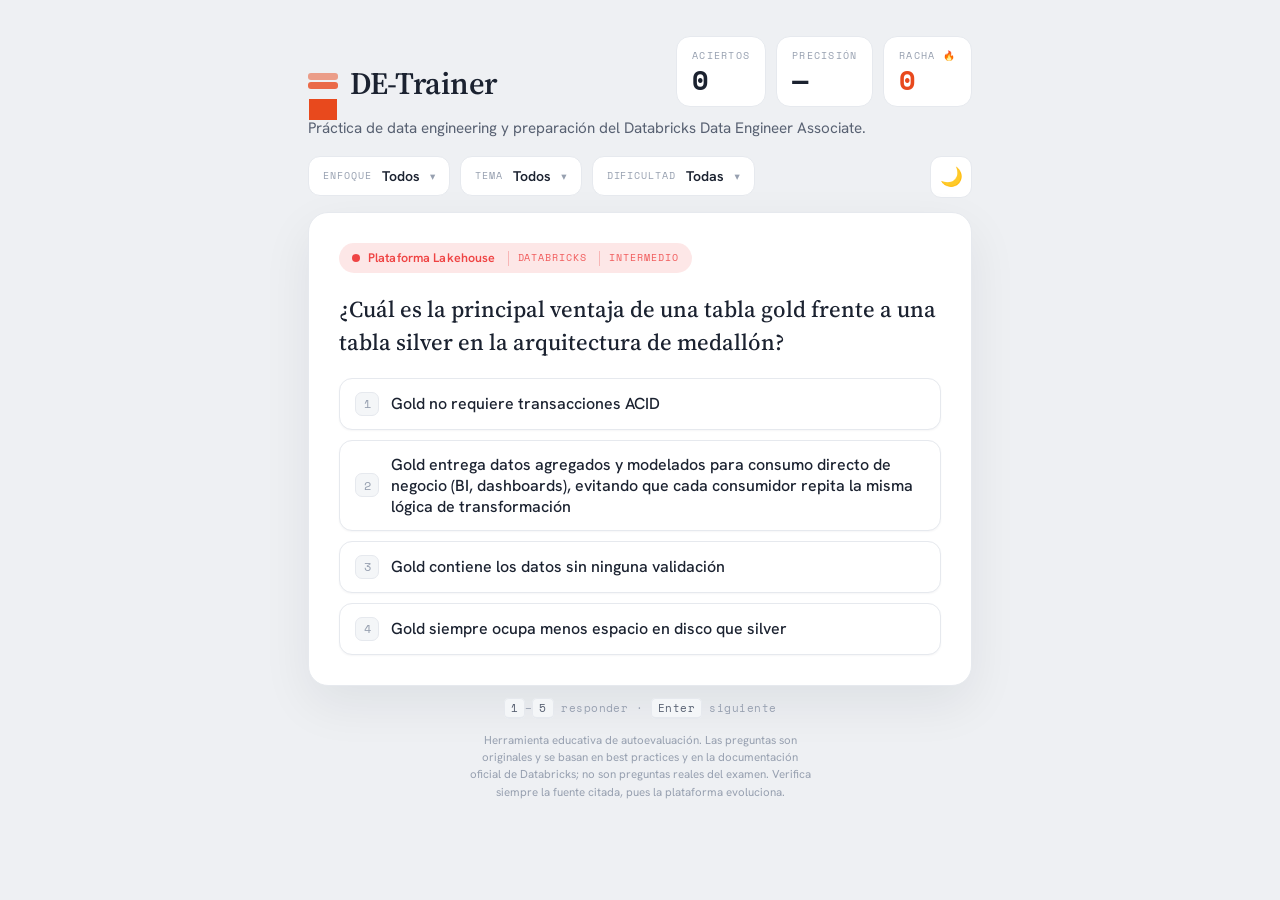
<file: index.html>
<!DOCTYPE html>
<html lang="es">
<head>
  <meta charset="UTF-8" />
  <meta name="viewport" content="width=device-width, initial-scale=1.0" />
  <title>DE-Trainer — Data Engineering & Databricks</title>
  <script>
    // Fija el tema antes de pintar (evita parpadeo): preferencia guardada o la del sistema.
    (function () {
      var t = localStorage.getItem("detrainer.theme");
      if (t !== "dark" && t !== "light") {
        t = window.matchMedia("(prefers-color-scheme: dark)").matches ? "dark" : "light";
      }
      document.documentElement.dataset.theme = t;
    })();
  </script>
  <link rel="stylesheet" href="css/styles.css" />
</head>
<body>
  <div class="app">
    <header class="topbar">
      <div class="brand">
        <span class="brand-mark" aria-hidden="true"></span>
        <span class="brand-name">DE-Trainer</span>
      </div>
      <div class="stats" id="stats">
        <div class="stat">
          <span class="stat-value" id="score">0</span>
          <span class="stat-label">Aciertos</span>
        </div>
        <div class="stat">
          <span class="stat-value" id="accuracy">—</span>
          <span class="stat-label">Precisión</span>
        </div>
        <div class="stat">
          <span class="stat-value" id="streak">0</span>
          <span class="stat-label">Racha 🔥</span>
        </div>
      </div>
    </header>

    <p class="tagline">Práctica de data engineering y preparación del Databricks Data Engineer Associate.</p>

    <div class="controls" id="controls">
      <!-- Dropdowns inyectados por JS (enfoque, tema y dificultad) -->
    </div>

    <main class="card" id="card">
      <div class="qbadge" id="qbadge" hidden></div>
      <div class="prompt" id="prompt"></div>
      <div class="options" id="options"></div>
      <div class="feedback" id="feedback" hidden></div>
    </main>

    <footer class="footer">
      <button class="primary" id="nextBtn" hidden>Siguiente <span aria-hidden="true">→</span></button>
      <p class="hint"><kbd>1</kbd>–<kbd>5</kbd> responder · <kbd>Enter</kbd> siguiente</p>
      <p class="disclaimer">
        Herramienta educativa de autoevaluación. Las preguntas son originales y se
        basan en best practices y en la documentación oficial de Databricks; no son
        preguntas reales del examen. Verifica siempre la fuente citada, pues la
        plataforma evoluciona.
      </p>
    </footer>
  </div>

  <!-- Banco de preguntas: 00-core define window.TOPICS e inicializa window.QUESTIONS;
       general.js y databricks.js añaden las preguntas según su enfoque (track). -->
  <script src="data/questions/00-core.js"></script>
  <script src="data/questions/general.js"></script>
  <script src="data/questions/databricks.js"></script>
  <script src="data/questions/10-fundamentals.js"></script>
  <script src="js/app.js"></script>
</body>
</html>
</file>
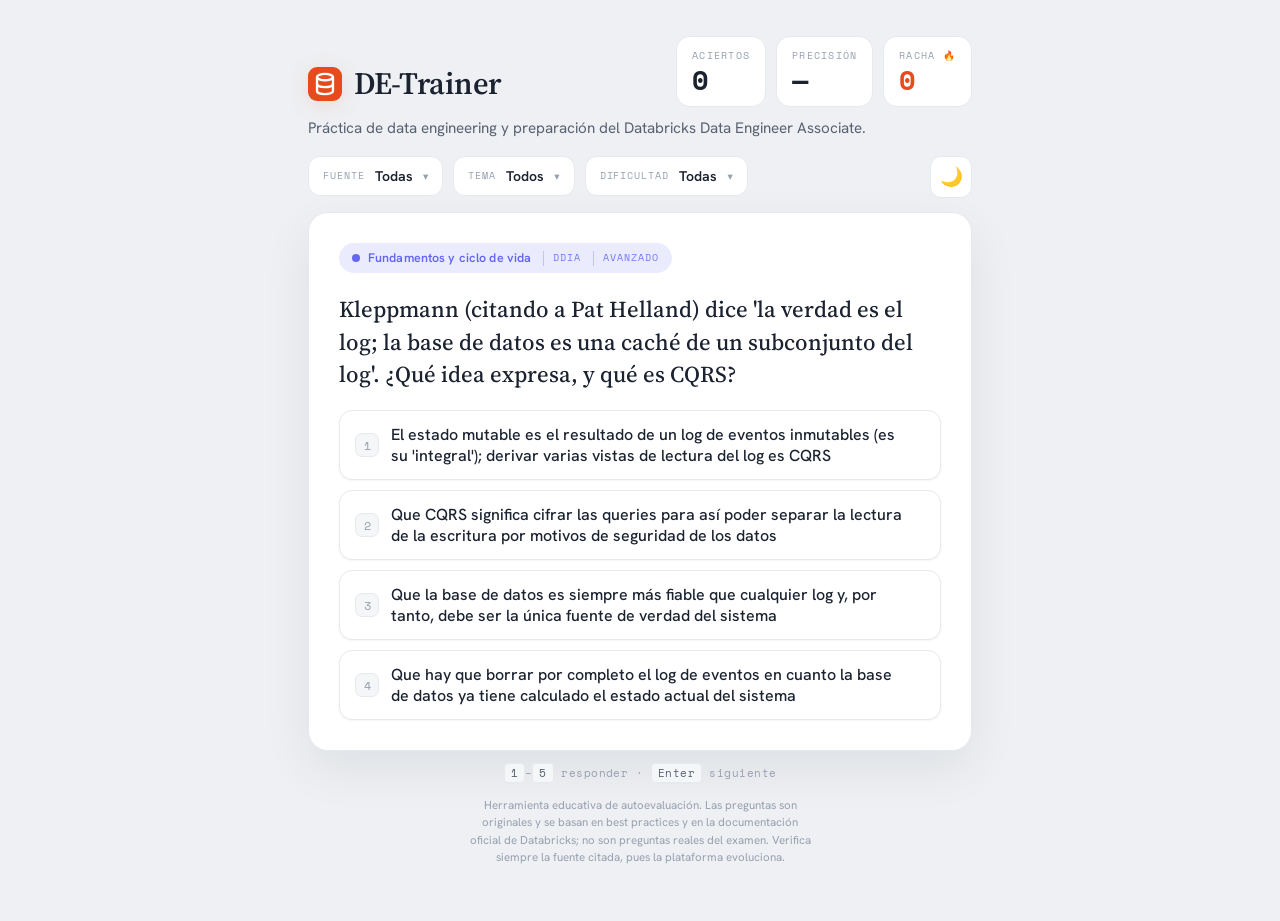
<file: web/index.html>
<!DOCTYPE html>
<html lang="es">
<head>
  <meta charset="UTF-8" />
  <meta name="viewport" content="width=device-width, initial-scale=1.0" />
  <title>DE-Trainer — Data Engineering & Databricks</title>
  <link rel="manifest" href="manifest.json" />
  <meta name="theme-color" content="#eef0f3" media="(prefers-color-scheme: light)" />
  <meta name="theme-color" content="#0f131a" media="(prefers-color-scheme: dark)" />
  <meta name="mobile-web-app-capable" content="yes" />
  <meta name="apple-mobile-web-app-capable" content="yes" />
  <meta name="apple-mobile-web-app-status-bar-style" content="black-translucent" />
  <meta name="apple-mobile-web-app-title" content="DE-Trainer" />
  <link rel="apple-touch-icon" href="icons/apple-touch-icon.png" />
  <script>
    // Fija el tema antes de pintar (evita parpadeo): preferencia guardada o la del sistema.
    (function () {
      var t = localStorage.getItem("detrainer.theme");
      if (t !== "dark" && t !== "light") {
        t = window.matchMedia("(prefers-color-scheme: dark)").matches ? "dark" : "light";
      }
      document.documentElement.dataset.theme = t;
    })();
  </script>
  <link rel="stylesheet" href="css/styles.css" />
</head>
<body>
  <div class="app">
    <header class="topbar">
      <div class="brand">
        <span class="brand-mark" aria-hidden="true">
          <svg viewBox="0 0 32 32" role="img">
            <rect x="0" y="0" width="32" height="32" rx="8.5" class="bm-tile" />
            <g fill="none" stroke="#fff" stroke-width="2.2" stroke-linecap="round" stroke-linejoin="round">
              <ellipse cx="16" cy="9.5" rx="7.5" ry="3" />
              <path d="M8.5 9.5 V22.5 C8.5 24.3 11.9 25.5 16 25.5 C20.1 25.5 23.5 24.3 23.5 22.5 V9.5" />
              <path d="M8.5 16 C8.5 17.8 11.9 19 16 19 C20.1 19 23.5 17.8 23.5 16" />
            </g>
          </svg>
        </span>
        <span class="brand-name">DE-Trainer</span>
      </div>
      <div class="stats" id="stats">
        <div class="stat">
          <span class="stat-value" id="score">0</span>
          <span class="stat-label">Aciertos</span>
        </div>
        <div class="stat">
          <span class="stat-value" id="accuracy">—</span>
          <span class="stat-label">Precisión</span>
        </div>
        <div class="stat">
          <span class="stat-value" id="streak">0</span>
          <span class="stat-label">Racha 🔥</span>
        </div>
      </div>
    </header>

    <p class="tagline">Práctica de data engineering y preparación del Databricks Data Engineer Associate.</p>

    <div class="controls" id="controls">
      <!-- Dropdowns inyectados por JS (fuente, tema y dificultad) -->
    </div>

    <main class="card" id="card">
      <div class="qbadge" id="qbadge" hidden></div>
      <div class="prompt" id="prompt"></div>
      <div class="options" id="options"></div>
      <div class="feedback" id="feedback" hidden></div>
    </main>

    <footer class="footer">
      <button class="primary" id="nextBtn" hidden>Siguiente <span aria-hidden="true">→</span></button>
      <p class="hint"><kbd>1</kbd>–<kbd>5</kbd> responder · <kbd>Enter</kbd> siguiente</p>
      <p class="disclaimer">
        Herramienta educativa de autoevaluación. Las preguntas son originales y se
        basan en best practices y en la documentación oficial de Databricks; no son
        preguntas reales del examen. Verifica siempre la fuente citada, pues la
        plataforma evoluciona.
      </p>
    </footer>
  </div>

  <!-- Banco de preguntas: 00-core define window.TOPICS e inicializa window.QUESTIONS;
       general.js y databricks.js añaden las preguntas según su enfoque (track). -->
  <script src="data/questions/00-core.js"></script>
  <script src="data/questions/general.js"></script>
  <script src="data/questions/databricks.js"></script>
  <script src="data/questions/10-fundamentals.js"></script>
  <script src="data/questions/11-ddia.js"></script>
  <script src="js/app.js"></script>

  <!-- PWA: registra el service worker para funcionar sin conexión -->
  <script>
    if ("serviceWorker" in navigator) {
      window.addEventListener("load", function () {
        navigator.serviceWorker.register("sw.js").catch(function () {});
      });
    }
  </script>
</body>
</html>
</file>
<file: css/styles.css>
@import url("https://fonts.googleapis.com/css2?family=Source+Serif+4:opsz,wght@8..60,400;8..60,500;8..60,600&family=Hanken+Grotesk:wght@400;500;600;700&family=Space+Mono:wght@400;700&display=swap");

/* ================================================================== *
 * DE-Trainer — tema "lava" (data / Databricks)
 * Lienzo frío · Source Serif 4 (enunciado) · Hanken Grotesk (UI)
 * Space Mono (etiquetas, cifras y código) · acento rojo-naranja
 * ================================================================== */

:root {
  --bg: #eef0f3;
  --surface: #ffffff;
  --surface-2: #ffffff;
  --surface-3: #f4f6f8;
  --border: #e6e9ee;
  --border-strong: #ccd2db;
  --border-soft: #eef1f5;

  --ink: #1b2230;
  --muted: #57617280;
  --muted: #586172;
  --faint: #97a0b0;

  --accent: #e8491d;
  --accent-strong: #c83a13;
  --accent-deep: #a83110;
  --accent-tint: rgba(232, 73, 29, 0.12);

  --correct: #1f9d6b;
  --correct-ink: #14724d;
  --correct-bg: rgba(31, 157, 107, 0.12);
  --wrong: #d65b4a;
  --wrong-ink: #a23b2d;
  --wrong-bg: rgba(214, 91, 74, 0.10);

  --shadow-card: 0 18px 50px rgba(20, 25, 40, 0.07);
  --shadow-pop: 0 16px 44px rgba(20, 25, 40, 0.16);

  --radius: 20px;
  --radius-sm: 13px;

  --font: "Hanken Grotesk", system-ui, -apple-system, sans-serif;
  --font-serif: "Source Serif 4", Georgia, serif;
  --font-mono: "Space Mono", ui-monospace, monospace;
}

/* ===================== Tema oscuro ===================== */
html[data-theme="dark"] {
  --bg: #0f131a;
  --surface: #171c25;
  --surface-2: #1c222d;
  --surface-3: #232a36;
  --border: #2b3340;
  --border-strong: #3b4452;
  --border-soft: #222a35;

  --ink: #e8edf4;
  --muted: #a7b1c0;
  --faint: #6f7889;

  --accent: #ff6b3d;
  --accent-strong: #ff855f;
  --accent-deep: #e8491d;
  --accent-tint: rgba(255, 107, 61, 0.16);

  --correct: #34d399;
  --correct-ink: #6ee7b7;
  --correct-bg: rgba(52, 211, 153, 0.16);
  --wrong: #fb7185;
  --wrong-ink: #fda4af;
  --wrong-bg: rgba(251, 113, 133, 0.16);

  --shadow-card: 0 18px 50px rgba(0, 0, 0, 0.55);
  --shadow-pop: 0 16px 44px rgba(0, 0, 0, 0.6);
}
html[data-theme="dark"] .primary { color: #1a0a04; }

.theme-toggle {
  margin-left: auto;
  flex: 0 0 auto;
  width: 42px;
  height: 42px;
  display: grid;
  place-items: center;
  background: var(--surface);
  border: 1px solid var(--border);
  border-radius: 11px;
  font-size: 1.15rem;
  line-height: 1;
  cursor: pointer;
}
.theme-toggle:hover { border-color: var(--accent); }

* { box-sizing: border-box; }
html { -webkit-text-size-adjust: 100%; }

body {
  margin: 0;
  font-family: var(--font);
  color: var(--ink);
  background: var(--bg);
  min-height: 100vh;
  line-height: 1.5;
  -webkit-font-smoothing: antialiased;
}

.app {
  width: min(700px, 100%);
  margin: 0 auto;
  padding: clamp(20px, 4vw, 36px) 18px 56px;
  display: flex;
  flex-direction: column;
  gap: 14px;
}

/* ---------------------------- topbar ---------------------------- */

.topbar {
  display: flex;
  align-items: flex-end;
  justify-content: space-between;
  gap: 16px;
  flex-wrap: wrap;
}

.brand {
  display: flex;
  align-items: center;
  gap: 12px;
  font-family: var(--font-serif);
  font-size: 1.95rem;
  font-weight: 600;
  letter-spacing: -0.01em;
  color: var(--ink);
}
/* glifo de marca: tres capas apiladas (bronze/silver/gold → data stack) */
.brand-mark {
  position: relative;
  width: 30px;
  height: 30px;
  flex: 0 0 auto;
}
.brand-mark::before,
.brand-mark::after {
  content: "";
  position: absolute;
  left: 0;
  right: 0;
  height: 7px;
  border-radius: 3px;
  background: var(--accent);
}
.brand-mark::before { top: 4px; opacity: 0.5; }
.brand-mark::after { top: 13px; opacity: 0.8; }
/* tercera capa con un box-shadow extra para la base */
.brand-mark { box-shadow: 0 22px 0 -1px var(--accent); }
.brand-name { color: var(--ink); }

.tagline {
  margin: -4px 0 2px;
  color: var(--muted);
  font-size: 0.95rem;
}

.stats { display: flex; gap: 10px; }
.stat {
  display: flex;
  flex-direction: column;
  align-items: flex-start;
  min-width: 78px;
  padding: 11px 15px;
  background: var(--surface);
  border: 1px solid var(--border);
  border-radius: 14px;
}
.stat-value {
  font-family: var(--font-mono);
  font-size: 1.7rem;
  font-weight: 700;
  color: var(--ink);
  line-height: 1.05;
  font-variant-numeric: tabular-nums;
  order: 2;
  margin-top: 4px;
}
.stat:last-child .stat-value { color: var(--accent); }
.stat-label {
  font-family: var(--font-mono);
  font-size: 0.6rem;
  text-transform: uppercase;
  letter-spacing: 0.13em;
  color: var(--faint);
  white-space: nowrap;
  order: 1;
}

/* --------------------------- controls --------------------------- */

.controls {
  display: flex;
  gap: 10px;
  flex-wrap: wrap;
  justify-content: flex-end;
}

.dropdown { position: relative; }

.dropdown-btn {
  display: inline-flex;
  align-items: center;
  gap: 10px;
  background: var(--surface);
  color: var(--ink);
  border: 1px solid var(--border);
  border-radius: 12px;
  padding: 10px 14px;
  font-family: inherit;
  cursor: pointer;
  transition: border-color 0.15s ease;
}
.dropdown-btn:hover { border-color: var(--border-strong); }
.dropdown.open .dropdown-btn { border-color: var(--accent); }
.dd-label {
  font-family: var(--font-mono);
  font-size: 0.62rem;
  letter-spacing: 0.1em;
  text-transform: uppercase;
  color: var(--faint);
}
.dd-value { font-size: 0.88rem; font-weight: 600; color: var(--ink); }
.dd-caret { color: var(--faint); font-size: 0.66rem; transition: transform 0.15s ease; }
.dropdown.open .dd-caret { transform: rotate(180deg); }

.dropdown-panel {
  position: absolute;
  top: calc(100% + 6px);
  right: 0;
  left: auto;
  z-index: 20;
  min-width: 250px;
  max-height: 60vh;
  overflow-y: auto;
  background: var(--surface);
  border: 1px solid var(--border);
  border-radius: 14px;
  box-shadow: var(--shadow-pop);
  padding: 8px;
  display: flex;
  flex-direction: column;
  gap: 1px;
  animation: pop 0.12s ease;
}
@keyframes pop { from { opacity: 0; transform: translateY(-6px); } to { opacity: 1; transform: none; } }

.dd-option {
  display: flex;
  align-items: center;
  gap: 11px;
  padding: 9px 10px;
  border-radius: 9px;
  font-size: 0.9rem;
  color: var(--ink);
  cursor: pointer;
  user-select: none;
}
.dd-option:hover { background: var(--surface-3); }
.dd-option input { accent-color: var(--accent); width: 16px; height: 16px; }
.dd-dot { width: 9px; height: 9px; border-radius: 50%; flex: 0 0 auto; }
.dd-divider { height: 1px; background: var(--border-soft); margin: 6px 4px; }
.dd-option.master { font-weight: 600; }

/* ----------------------------- card ----------------------------- */

.card {
  background: var(--surface);
  border: 1px solid var(--border);
  border-radius: var(--radius);
  box-shadow: var(--shadow-card);
  padding: clamp(22px, 4vw, 30px);
  min-height: 400px;
  display: flex;
  flex-direction: column;
  gap: 20px;
}

.qbadge {
  align-self: flex-start;
  display: inline-flex;
  align-items: center;
  gap: 8px;
  padding: 6px 13px;
  border-radius: 999px;
  font-size: 0.78rem;
  font-weight: 600;
  letter-spacing: 0.01em;
  color: var(--badge, var(--accent));
  background: color-mix(in srgb, var(--badge, var(--accent)) 13%, transparent);
  border: none;
  white-space: nowrap;
}
.qbadge .badge-icon {
  width: 8px;
  height: 8px;
  border-radius: 50%;
  background: var(--badge, var(--accent));
}
.qbadge .badge-diff,
.qbadge .badge-track {
  margin-left: 4px;
  padding-left: 9px;
  border-left: 1px solid color-mix(in srgb, var(--badge, var(--accent)) 35%, transparent);
  font-family: var(--font-mono);
  font-size: 0.62rem;
  font-weight: 400;
  text-transform: uppercase;
  letter-spacing: 0.1em;
  opacity: 0.85;
}

.prompt {
  font-family: var(--font-serif);
  font-size: clamp(1.2rem, 3.4vw, 1.42rem);
  font-weight: 500;
  text-align: left;
  line-height: 1.42;
  margin: 0;
  max-width: 56ch;
  text-wrap: pretty;
  color: var(--ink);
}
.prompt code, .opt-text code, .fb-explanation code {
  font-family: var(--font-mono);
  font-size: 0.86em;
  background: var(--surface-3);
  border: 1px solid var(--border);
  border-radius: 5px;
  padding: 1px 5px;
}
.prompt .highlight {
  color: var(--accent-deep);
  background: var(--accent-tint);
  font-weight: 600;
  padding: 1px 8px;
  border-radius: 6px;
}
.multi-hint {
  display: block;
  margin-top: 8px;
  font-size: 0.85rem;
  font-weight: 400;
  color: var(--muted);
  font-family: var(--font);
}

/* --------------------------- options ---------------------------- */

.options { display: flex; flex-direction: column; gap: 10px; margin-top: auto; }

.option {
  display: flex;
  align-items: center;
  gap: 12px;
  text-align: left;
  width: 100%;
  background: var(--surface);
  color: var(--ink);
  border: 1.5px solid var(--border);
  border-radius: var(--radius-sm);
  padding: 13px 15px;
  font-size: 1rem;
  font-weight: 500;
  font-family: inherit;
  cursor: pointer;
  box-shadow: 0 1px 2px rgba(20, 25, 40, 0.04);
  transition: transform 0.12s ease, background 0.12s ease, border-color 0.12s ease;
}
.option:hover:not(:disabled) { border-color: var(--accent); transform: translateY(-1px); }
.option:active:not(:disabled) { transform: translateY(0); }
.option:disabled { cursor: default; }

.option .key {
  flex: 0 0 24px;
  height: 24px;
  display: grid;
  place-items: center;
  font-family: var(--font-mono);
  font-size: 0.72rem;
  font-weight: 400;
  background: var(--surface-3);
  border: 1px solid var(--border);
  border-radius: 7px;
  color: var(--faint);
}
.option .opt-text { flex: 1 1 auto; }
.option .opt-mark { margin-left: auto; font-size: 1.05rem; font-weight: 700; opacity: 0; transition: opacity 0.15s ease; }

.option.correct { background: var(--correct-bg); border-color: var(--correct); color: var(--correct-ink); }
.option.correct .key { background: rgba(31, 157, 107, 0.18); color: var(--correct-ink); border-color: transparent; }
.option.correct .opt-mark { opacity: 1; color: var(--correct); }
.option.wrong { background: var(--wrong-bg); border-color: var(--wrong); color: var(--wrong-ink); }
.option.wrong .key { background: rgba(214, 91, 74, 0.16); color: var(--wrong-ink); border-color: transparent; }
.option.wrong .opt-mark { opacity: 1; color: var(--wrong); }
.option.dimmed { opacity: 0.5; }

/* multiselección */
.option.multi.selected { border-color: var(--accent); background: var(--accent-tint); }
.option.multi.selected .key { background: var(--accent); color: #fff; border-color: transparent; }

/* ---- formato: completar (texto) ---- */
.fill-wrap { margin-top: auto; }
.fill-input {
  width: 100%;
  font-family: var(--font-mono);
  font-size: 1.05rem;
  padding: 14px 16px;
  color: var(--ink);
  background: var(--surface);
  border: 1.5px solid var(--border-strong);
  border-radius: var(--radius-sm);
  outline: none;
  transition: border-color 0.12s ease;
}
.fill-input::placeholder { color: var(--faint); font-family: var(--font); }
.fill-input:focus { border-color: var(--accent); }
.fill-input.correct { border-color: var(--correct); background: var(--correct-bg); color: var(--correct-ink); }
.fill-input.wrong { border-color: var(--wrong); background: var(--wrong-bg); color: var(--wrong-ink); }

/* ---- formato: ordenar / secuenciar ---- */
.order { display: flex; flex-direction: column; gap: 14px; margin-top: auto; }
.order-seq {
  display: flex;
  flex-wrap: wrap;
  gap: 8px;
  min-height: 48px;
  padding: 10px;
  border: 1.5px dashed var(--border-strong);
  border-radius: var(--radius-sm);
  background: var(--surface-3);
  align-items: center;
}
.order-placeholder { color: var(--faint); font-size: 0.9rem; padding: 0 4px; }
.order-chip {
  display: inline-flex;
  align-items: center;
  gap: 8px;
  padding: 8px 12px;
  background: var(--surface);
  border: 1.5px solid var(--accent);
  border-radius: 10px;
  font-size: 0.92rem;
  font-weight: 500;
}
.order-chip.removable { cursor: pointer; }
.order-chip.removable:hover { background: var(--accent-tint); }
.order-chip .order-num {
  display: grid;
  place-items: center;
  width: 20px;
  height: 20px;
  border-radius: 50%;
  background: var(--accent);
  color: #fff;
  font-family: var(--font-mono);
  font-size: 0.7rem;
  font-weight: 700;
}
.order-chip.correct { border-color: var(--correct); background: var(--correct-bg); color: var(--correct-ink); }
.order-chip.correct .order-num { background: var(--correct); }
.order-chip.wrong { border-color: var(--wrong); background: var(--wrong-bg); color: var(--wrong-ink); }
.order-chip.wrong .order-num { background: var(--wrong); }

.order-pool { display: flex; flex-wrap: wrap; gap: 8px; }
.order-item {
  padding: 10px 14px;
  background: var(--surface);
  color: var(--ink);
  border: 1.5px solid var(--border);
  border-radius: 10px;
  font-family: inherit;
  font-size: 0.92rem;
  font-weight: 500;
  cursor: pointer;
  transition: transform 0.1s ease, border-color 0.12s ease;
}
.order-item:hover:not(:disabled) { border-color: var(--accent); transform: translateY(-1px); }
.order-item:disabled { opacity: 0.4; cursor: default; }
.order-reset {
  align-self: flex-start;
  background: none;
  border: none;
  color: var(--muted);
  font-family: var(--font-mono);
  font-size: 0.72rem;
  text-transform: uppercase;
  letter-spacing: 0.08em;
  cursor: pointer;
  padding: 0;
}
.order-reset:hover:not(:disabled) { color: var(--accent); }
.order-reset:disabled { opacity: 0.4; cursor: default; }

/* --------------------------- feedback --------------------------- */

.feedback {
  padding: 15px 17px;
  border-radius: 13px;
  border: 1px solid transparent;
}
.feedback.ok { background: var(--correct-bg); border-color: color-mix(in srgb, var(--correct) 30%, transparent); }
.feedback.bad { background: var(--wrong-bg); border-color: color-mix(in srgb, var(--wrong) 30%, transparent); }
.fb-headline {
  margin: 0 0 8px;
  font-weight: 700;
  font-size: 0.98rem;
}
.feedback.ok .fb-headline { color: var(--correct-ink); }
.feedback.bad .fb-headline { color: var(--wrong-ink); }
.fb-explanation {
  margin: 0;
  color: var(--ink);
  font-size: 0.95rem;
  line-height: 1.55;
}
.fb-reference {
  margin: 10px 0 0;
  display: flex;
  align-items: baseline;
  gap: 8px;
  flex-wrap: wrap;
  color: var(--muted);
  font-size: 0.82rem;
}
.fb-reference-tag {
  font-family: var(--font-mono);
  font-size: 0.58rem;
  letter-spacing: 0.12em;
  text-transform: uppercase;
  color: #fff;
  background: var(--accent);
  padding: 2px 7px;
  border-radius: 6px;
  white-space: nowrap;
}

/* ---------------------------- footer ---------------------------- */

.footer {
  display: flex;
  flex-direction: column;
  align-items: center;
  gap: 14px;
}
.primary {
  background: var(--accent);
  color: #ffffff;
  border: none;
  border-radius: 12px;
  padding: 13px 28px;
  font-size: 0.98rem;
  font-weight: 600;
  font-family: inherit;
  cursor: pointer;
  transition: background 0.15s ease, transform 0.07s ease;
}
.primary:hover { background: var(--accent-strong); }
.primary:active { transform: translateY(1px); }

.hint {
  color: var(--faint);
  font-family: var(--font-mono);
  font-size: 0.7rem;
  letter-spacing: 0.04em;
  margin: 0;
}
kbd {
  background: var(--surface-3);
  border: 1px solid var(--border);
  border-bottom-width: 2px;
  border-radius: 5px;
  padding: 1px 6px;
  font-size: 0.68rem;
  font-family: var(--font-mono);
  color: var(--muted);
}
.disclaimer {
  margin: 0;
  max-width: 58ch;
  text-align: center;
  color: var(--faint);
  font-size: 0.72rem;
  line-height: 1.5;
}

.error { margin: auto; color: var(--wrong-ink); text-align: center; font-weight: 600; }

[hidden] { display: none !important; }

.fade-in { animation: fade 0.28s cubic-bezier(0.2, 0.7, 0.2, 1); }
@keyframes fade { from { opacity: 0; transform: translateY(10px); } to { opacity: 1; transform: none; } }

@media (max-width: 540px) {
  .brand { flex: 1 1 100%; font-size: 1.7rem; }
  .stats { width: 100%; justify-content: space-between; gap: 8px; }
  .stat { flex: 1; min-width: 0; padding: 10px 10px; }
  .controls { width: 100%; justify-content: stretch; }
  .controls .dropdown { flex: 1; }
  .dropdown-btn { width: 100%; justify-content: space-between; }
  .dropdown-panel { left: 0; right: auto; }
}

@media (prefers-reduced-motion: reduce) {
  *, *::before, *::after { animation: none !important; transition: none !important; }
}
</file>
<file: web/css/styles.css>
@import url("https://fonts.googleapis.com/css2?family=Source+Serif+4:opsz,wght@8..60,400;8..60,500;8..60,600&family=Hanken+Grotesk:wght@400;500;600;700&family=Space+Mono:wght@400;700&display=swap");

/* ================================================================== *
 * DE-Trainer — tema "lava" (data / Databricks)
 * Lienzo frío · Source Serif 4 (enunciado) · Hanken Grotesk (UI)
 * Space Mono (etiquetas, cifras y código) · acento rojo-naranja
 * ================================================================== */

:root {
  --bg: #eef0f3;
  --surface: #ffffff;
  --surface-2: #ffffff;
  --surface-3: #f4f6f8;
  --border: #e6e9ee;
  --border-strong: #ccd2db;
  --border-soft: #eef1f5;

  --ink: #1b2230;
  --muted: #57617280;
  --muted: #586172;
  --faint: #97a0b0;

  --accent: #e8491d;
  --accent-strong: #c83a13;
  --accent-deep: #a83110;
  --accent-tint: rgba(232, 73, 29, 0.12);

  --correct: #1f9d6b;
  --correct-ink: #14724d;
  --correct-bg: rgba(31, 157, 107, 0.12);
  --wrong: #d65b4a;
  --wrong-ink: #a23b2d;
  --wrong-bg: rgba(214, 91, 74, 0.10);

  --shadow-card: 0 18px 50px rgba(20, 25, 40, 0.07);
  --shadow-pop: 0 16px 44px rgba(20, 25, 40, 0.16);

  --radius: 20px;
  --radius-sm: 13px;

  --font: "Hanken Grotesk", system-ui, -apple-system, sans-serif;
  --font-serif: "Source Serif 4", Georgia, serif;
  --font-mono: "Space Mono", ui-monospace, monospace;
}

/* ===================== Tema oscuro ===================== */
html[data-theme="dark"] {
  --bg: #0f131a;
  --surface: #171c25;
  --surface-2: #1c222d;
  --surface-3: #232a36;
  --border: #2b3340;
  --border-strong: #3b4452;
  --border-soft: #222a35;

  --ink: #e8edf4;
  --muted: #a7b1c0;
  --faint: #6f7889;

  --accent: #ff6b3d;
  --accent-strong: #ff855f;
  --accent-deep: #e8491d;
  --accent-tint: rgba(255, 107, 61, 0.16);

  --correct: #34d399;
  --correct-ink: #6ee7b7;
  --correct-bg: rgba(52, 211, 153, 0.16);
  --wrong: #fb7185;
  --wrong-ink: #fda4af;
  --wrong-bg: rgba(251, 113, 133, 0.16);

  --shadow-card: 0 18px 50px rgba(0, 0, 0, 0.55);
  --shadow-pop: 0 16px 44px rgba(0, 0, 0, 0.6);
}
html[data-theme="dark"] .primary { color: #1a0a04; }

.theme-toggle {
  margin-left: auto;
  flex: 0 0 auto;
  width: 42px;
  height: 42px;
  display: grid;
  place-items: center;
  background: var(--surface);
  border: 1px solid var(--border);
  border-radius: 11px;
  font-size: 1.15rem;
  line-height: 1;
  cursor: pointer;
}
.theme-toggle:hover { border-color: var(--accent); }

* { box-sizing: border-box; }
html { -webkit-text-size-adjust: 100%; }

body {
  margin: 0;
  font-family: var(--font);
  color: var(--ink);
  background: var(--bg);
  min-height: 100vh;
  line-height: 1.5;
  -webkit-font-smoothing: antialiased;
}

.app {
  width: min(700px, 100%);
  margin: 0 auto;
  padding: clamp(20px, 4vw, 36px) 18px 56px;
  display: flex;
  flex-direction: column;
  gap: 14px;
}

/* ---------------------------- topbar ---------------------------- */

.topbar {
  display: flex;
  align-items: flex-end;
  justify-content: space-between;
  gap: 16px;
  flex-wrap: wrap;
}

.brand {
  display: flex;
  align-items: center;
  gap: 12px;
  font-family: var(--font-serif);
  font-size: 1.95rem;
  font-weight: 600;
  letter-spacing: -0.01em;
  color: var(--ink);
}
/* glifo de marca: tile redondeado con un cilindro de base de datos (data) */
.brand-mark {
  width: 34px;
  height: 34px;
  flex: 0 0 auto;
  display: grid;
  place-items: center;
  filter: drop-shadow(0 4px 10px var(--accent-tint));
}
.brand-mark svg { width: 100%; height: 100%; display: block; }
.brand-mark .bm-tile { fill: var(--accent); }
.brand-name { color: var(--ink); }

.tagline {
  margin: -4px 0 2px;
  color: var(--muted);
  font-size: 0.95rem;
}

.stats { display: flex; gap: 10px; }
.stat {
  display: flex;
  flex-direction: column;
  align-items: flex-start;
  min-width: 78px;
  padding: 11px 15px;
  background: var(--surface);
  border: 1px solid var(--border);
  border-radius: 14px;
}
.stat-value {
  font-family: var(--font-mono);
  font-size: 1.7rem;
  font-weight: 700;
  color: var(--ink);
  line-height: 1.05;
  font-variant-numeric: tabular-nums;
  order: 2;
  margin-top: 4px;
}
.stat:last-child .stat-value { color: var(--accent); }
.stat-label {
  font-family: var(--font-mono);
  font-size: 0.6rem;
  text-transform: uppercase;
  letter-spacing: 0.13em;
  color: var(--faint);
  white-space: nowrap;
  order: 1;
}

/* --------------------------- controls --------------------------- */

.controls {
  display: flex;
  gap: 10px;
  flex-wrap: wrap;
  justify-content: flex-end;
}

.dropdown { position: relative; }

.dropdown-btn {
  display: inline-flex;
  align-items: center;
  gap: 10px;
  background: var(--surface);
  color: var(--ink);
  border: 1px solid var(--border);
  border-radius: 12px;
  padding: 10px 14px;
  font-family: inherit;
  cursor: pointer;
  transition: border-color 0.15s ease;
}
.dropdown-btn:hover { border-color: var(--border-strong); }
.dropdown.open .dropdown-btn { border-color: var(--accent); }
.dd-label {
  font-family: var(--font-mono);
  font-size: 0.62rem;
  letter-spacing: 0.1em;
  text-transform: uppercase;
  color: var(--faint);
}
.dd-value {
  font-size: 0.88rem;
  font-weight: 600;
  color: var(--ink);
  min-width: 0;
  max-width: 30ch;
  overflow: hidden;
  text-overflow: ellipsis;
  white-space: nowrap;
}
.dd-caret { color: var(--faint); font-size: 0.66rem; transition: transform 0.15s ease; }
.dropdown.open .dd-caret { transform: rotate(180deg); }

.dropdown-panel {
  position: absolute;
  top: calc(100% + 6px);
  right: 0;
  left: auto;
  z-index: 20;
  min-width: 250px;
  max-height: 60vh;
  overflow-y: auto;
  background: var(--surface);
  border: 1px solid var(--border);
  border-radius: 14px;
  box-shadow: var(--shadow-pop);
  padding: 8px;
  display: flex;
  flex-direction: column;
  gap: 1px;
  animation: pop 0.12s ease;
}
@keyframes pop { from { opacity: 0; transform: translateY(-6px); } to { opacity: 1; transform: none; } }

.dd-option {
  display: flex;
  align-items: center;
  gap: 11px;
  padding: 9px 10px;
  border-radius: 9px;
  font-size: 0.9rem;
  color: var(--ink);
  cursor: pointer;
  user-select: none;
}
.dd-option:hover { background: var(--surface-3); }
.dd-option input { accent-color: var(--accent); width: 16px; height: 16px; }
.dd-dot { width: 9px; height: 9px; border-radius: 50%; flex: 0 0 auto; }
.dd-divider { height: 1px; background: var(--border-soft); margin: 6px 4px; }
.dd-option.master { font-weight: 600; }

/* ----------------------------- card ----------------------------- */

.card {
  background: var(--surface);
  border: 1px solid var(--border);
  border-radius: var(--radius);
  box-shadow: var(--shadow-card);
  padding: clamp(22px, 4vw, 30px);
  min-height: 400px;
  display: flex;
  flex-direction: column;
  gap: 20px;
}

.qbadge {
  align-self: flex-start;
  display: inline-flex;
  align-items: center;
  gap: 8px;
  padding: 6px 13px;
  border-radius: 999px;
  font-size: 0.78rem;
  font-weight: 600;
  letter-spacing: 0.01em;
  color: var(--badge, var(--accent));
  background: color-mix(in srgb, var(--badge, var(--accent)) 13%, transparent);
  border: none;
  white-space: nowrap;
}
.qbadge .badge-icon {
  width: 8px;
  height: 8px;
  border-radius: 50%;
  background: var(--badge, var(--accent));
}
.qbadge .badge-diff,
.qbadge .badge-track {
  margin-left: 4px;
  padding-left: 9px;
  border-left: 1px solid color-mix(in srgb, var(--badge, var(--accent)) 35%, transparent);
  font-family: var(--font-mono);
  font-size: 0.62rem;
  font-weight: 400;
  text-transform: uppercase;
  letter-spacing: 0.1em;
  opacity: 0.85;
}

.prompt {
  font-family: var(--font-serif);
  font-size: clamp(1.2rem, 3.4vw, 1.42rem);
  font-weight: 500;
  text-align: left;
  line-height: 1.42;
  margin: 0;
  max-width: 56ch;
  text-wrap: pretty;
  color: var(--ink);
}
.prompt code, .opt-text code, .fb-explanation code {
  font-family: var(--font-mono);
  font-size: 0.86em;
  background: var(--surface-3);
  border: 1px solid var(--border);
  border-radius: 5px;
  padding: 1px 5px;
}
.prompt .highlight {
  color: var(--accent-deep);
  background: var(--accent-tint);
  font-weight: 600;
  padding: 1px 8px;
  border-radius: 6px;
}
.multi-hint {
  display: block;
  margin-top: 8px;
  font-size: 0.85rem;
  font-weight: 400;
  color: var(--muted);
  font-family: var(--font);
}

/* --------------------------- options ---------------------------- */

.options { display: flex; flex-direction: column; gap: 10px; margin-top: auto; }

.option {
  display: flex;
  align-items: center;
  gap: 12px;
  text-align: left;
  width: 100%;
  background: var(--surface);
  color: var(--ink);
  border: 1.5px solid var(--border);
  border-radius: var(--radius-sm);
  padding: 13px 15px;
  font-size: 1rem;
  font-weight: 500;
  font-family: inherit;
  cursor: pointer;
  box-shadow: 0 1px 2px rgba(20, 25, 40, 0.04);
  transition: transform 0.12s ease, background 0.12s ease, border-color 0.12s ease;
}
.option:hover:not(:disabled) { border-color: var(--accent); transform: translateY(-1px); }
.option:active:not(:disabled) { transform: translateY(0); }
.option:disabled { cursor: default; }

.option .key {
  flex: 0 0 24px;
  height: 24px;
  display: grid;
  place-items: center;
  font-family: var(--font-mono);
  font-size: 0.72rem;
  font-weight: 400;
  background: var(--surface-3);
  border: 1px solid var(--border);
  border-radius: 7px;
  color: var(--faint);
}
.option .opt-text { flex: 1 1 auto; }
.option .opt-mark { margin-left: auto; font-size: 1.05rem; font-weight: 700; opacity: 0; transition: opacity 0.15s ease; }

.option.correct { background: var(--correct-bg); border-color: var(--correct); color: var(--correct-ink); }
.option.correct .key { background: rgba(31, 157, 107, 0.18); color: var(--correct-ink); border-color: transparent; }
.option.correct .opt-mark { opacity: 1; color: var(--correct); }
.option.wrong { background: var(--wrong-bg); border-color: var(--wrong); color: var(--wrong-ink); }
.option.wrong .key { background: rgba(214, 91, 74, 0.16); color: var(--wrong-ink); border-color: transparent; }
.option.wrong .opt-mark { opacity: 1; color: var(--wrong); }
.option.dimmed { opacity: 0.5; }

/* multiselección */
.option.multi.selected { border-color: var(--accent); background: var(--accent-tint); }
.option.multi.selected .key { background: var(--accent); color: #fff; border-color: transparent; }

/* ---- formato: completar (texto) ---- */
.fill-wrap { margin-top: auto; }
.fill-input {
  width: 100%;
  font-family: var(--font-mono);
  font-size: 1.05rem;
  padding: 14px 16px;
  color: var(--ink);
  background: var(--surface);
  border: 1.5px solid var(--border-strong);
  border-radius: var(--radius-sm);
  outline: none;
  transition: border-color 0.12s ease;
}
.fill-input::placeholder { color: var(--faint); font-family: var(--font); }
.fill-input:focus { border-color: var(--accent); }
.fill-input.correct { border-color: var(--correct); background: var(--correct-bg); color: var(--correct-ink); }
.fill-input.wrong { border-color: var(--wrong); background: var(--wrong-bg); color: var(--wrong-ink); }

/* ---- formato: ordenar / secuenciar ---- */
.order { display: flex; flex-direction: column; gap: 14px; margin-top: auto; }
.order-seq {
  display: flex;
  flex-wrap: wrap;
  gap: 8px;
  min-height: 48px;
  padding: 10px;
  border: 1.5px dashed var(--border-strong);
  border-radius: var(--radius-sm);
  background: var(--surface-3);
  align-items: center;
}
.order-placeholder { color: var(--faint); font-size: 0.9rem; padding: 0 4px; }
.order-chip {
  display: inline-flex;
  align-items: center;
  gap: 8px;
  padding: 8px 12px;
  background: var(--surface);
  border: 1.5px solid var(--accent);
  border-radius: 10px;
  font-size: 0.92rem;
  font-weight: 500;
}
.order-chip.removable { cursor: pointer; }
.order-chip.removable:hover { background: var(--accent-tint); }
.order-chip .order-num {
  display: grid;
  place-items: center;
  width: 20px;
  height: 20px;
  border-radius: 50%;
  background: var(--accent);
  color: #fff;
  font-family: var(--font-mono);
  font-size: 0.7rem;
  font-weight: 700;
}
.order-chip.correct { border-color: var(--correct); background: var(--correct-bg); color: var(--correct-ink); }
.order-chip.correct .order-num { background: var(--correct); }
.order-chip.wrong { border-color: var(--wrong); background: var(--wrong-bg); color: var(--wrong-ink); }
.order-chip.wrong .order-num { background: var(--wrong); }

.order-pool { display: flex; flex-wrap: wrap; gap: 8px; }
.order-item {
  padding: 10px 14px;
  background: var(--surface);
  color: var(--ink);
  border: 1.5px solid var(--border);
  border-radius: 10px;
  font-family: inherit;
  font-size: 0.92rem;
  font-weight: 500;
  cursor: pointer;
  transition: transform 0.1s ease, border-color 0.12s ease;
}
.order-item:hover:not(:disabled) { border-color: var(--accent); transform: translateY(-1px); }
.order-item:disabled { opacity: 0.4; cursor: default; }
.order-reset {
  align-self: flex-start;
  background: none;
  border: none;
  color: var(--muted);
  font-family: var(--font-mono);
  font-size: 0.72rem;
  text-transform: uppercase;
  letter-spacing: 0.08em;
  cursor: pointer;
  padding: 0;
}
.order-reset:hover:not(:disabled) { color: var(--accent); }
.order-reset:disabled { opacity: 0.4; cursor: default; }

/* --------------------------- feedback --------------------------- */

.feedback {
  padding: 15px 17px;
  border-radius: 13px;
  border: 1px solid transparent;
}
.feedback.ok { background: var(--correct-bg); border-color: color-mix(in srgb, var(--correct) 30%, transparent); }
.feedback.bad { background: var(--wrong-bg); border-color: color-mix(in srgb, var(--wrong) 30%, transparent); }
.fb-headline {
  margin: 0 0 8px;
  font-weight: 700;
  font-size: 0.98rem;
}
.feedback.ok .fb-headline { color: var(--correct-ink); }
.feedback.bad .fb-headline { color: var(--wrong-ink); }
.fb-explanation {
  margin: 0;
  color: var(--ink);
  font-size: 0.95rem;
  line-height: 1.55;
}
.fb-reference {
  margin: 10px 0 0;
  display: flex;
  align-items: baseline;
  gap: 8px;
  flex-wrap: wrap;
  color: var(--muted);
  font-size: 0.82rem;
}
.fb-reference-tag {
  font-family: var(--font-mono);
  font-size: 0.58rem;
  letter-spacing: 0.12em;
  text-transform: uppercase;
  color: #fff;
  background: var(--accent);
  padding: 2px 7px;
  border-radius: 6px;
  white-space: nowrap;
}

/* ---------------------------- footer ---------------------------- */

.footer {
  display: flex;
  flex-direction: column;
  align-items: center;
  gap: 14px;
}
.primary {
  background: var(--accent);
  color: #ffffff;
  border: none;
  border-radius: 12px;
  padding: 13px 28px;
  font-size: 0.98rem;
  font-weight: 600;
  font-family: inherit;
  cursor: pointer;
  transition: background 0.15s ease, transform 0.07s ease;
}
.primary:hover { background: var(--accent-strong); }
.primary:active { transform: translateY(1px); }

.hint {
  color: var(--faint);
  font-family: var(--font-mono);
  font-size: 0.7rem;
  letter-spacing: 0.04em;
  margin: 0;
}
kbd {
  background: var(--surface-3);
  border: 1px solid var(--border);
  border-bottom-width: 2px;
  border-radius: 5px;
  padding: 1px 6px;
  font-size: 0.68rem;
  font-family: var(--font-mono);
  color: var(--muted);
}
.disclaimer {
  margin: 0;
  max-width: 58ch;
  text-align: center;
  color: var(--faint);
  font-size: 0.72rem;
  line-height: 1.5;
}

.error { margin: auto; color: var(--wrong-ink); text-align: center; font-weight: 600; }

[hidden] { display: none !important; }

.fade-in { animation: fade 0.28s cubic-bezier(0.2, 0.7, 0.2, 1); }
@keyframes fade { from { opacity: 0; transform: translateY(10px); } to { opacity: 1; transform: none; } }

@media (max-width: 540px) {
  .brand { flex: 1 1 100%; font-size: 1.7rem; }
  .stats { width: 100%; justify-content: space-between; gap: 8px; }
  .stat { flex: 1; min-width: 0; padding: 10px 10px; }
  .controls { width: 100%; justify-content: stretch; }
  .controls .dropdown { flex: 1; }
  .dropdown-btn { width: 100%; justify-content: space-between; }
  .dropdown-panel { left: 0; right: auto; }
}

@media (prefers-reduced-motion: reduce) {
  *, *::before, *::after { animation: none !important; transition: none !important; }
}
</file>
